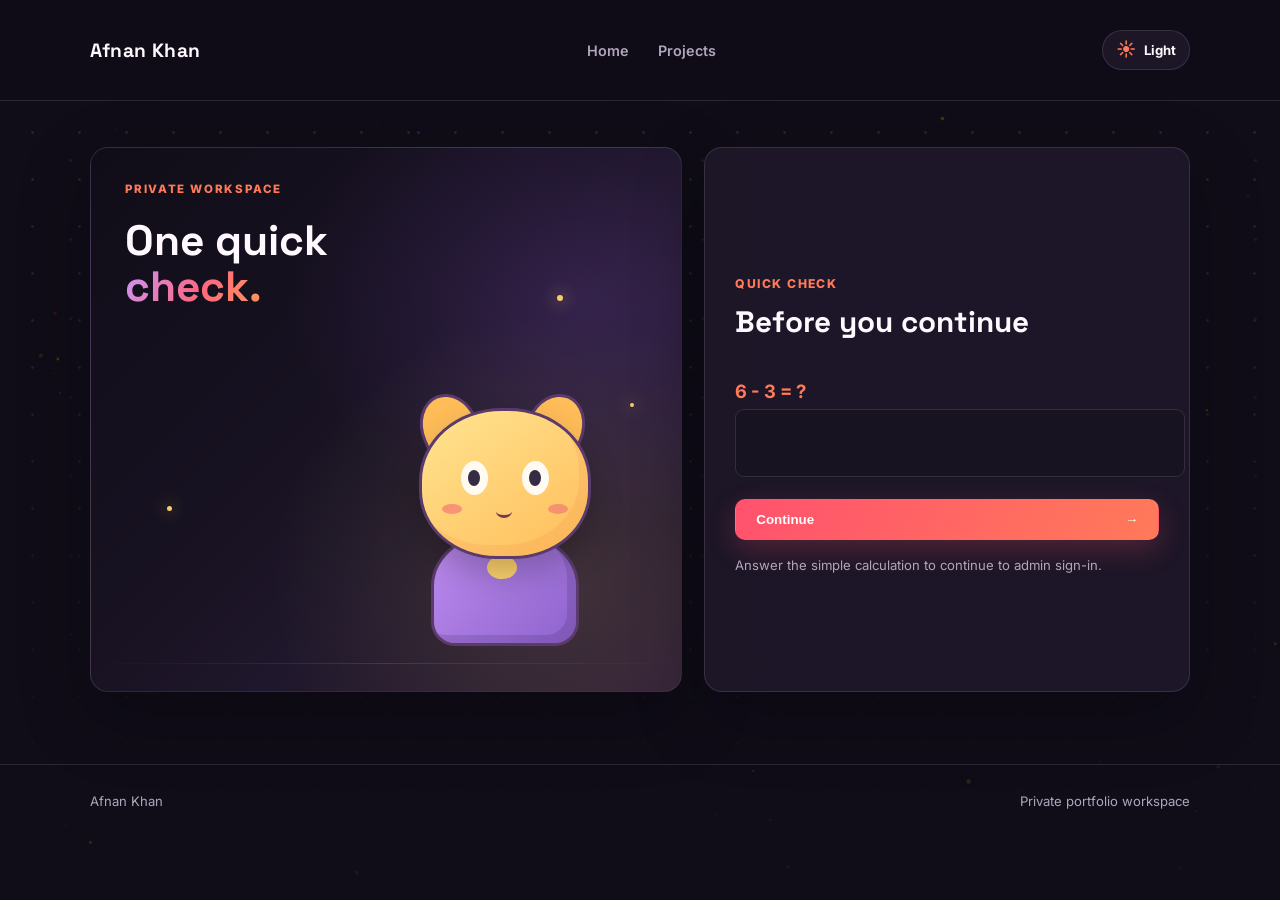
<file: admin-gate.html>
<!DOCTYPE html>
<html lang="en">
<head>
  <meta charset="UTF-8">
  <meta name="viewport" content="width=device-width, initial-scale=1.0">
  <meta name="description" content="Admin sign-in challenge">
  <title>Quick Check | Afnan Khan</title>
  <link rel="preconnect" href="https://fonts.googleapis.com">
  <link href="https://fonts.googleapis.com/css2?family=Inter:wght@300;400;600;700;800&family=Space+Grotesk:wght@400;500;600;700&display=swap" rel="stylesheet">
  <link rel="stylesheet" href="style.css">
</head>
<body class="dark-mode admin-page">
<canvas id="particles-canvas" aria-hidden="true"></canvas>
<header class="navbar admin-navbar" id="navbar">
  <a class="logo logo-link" href="index.html">Afnan Khan</a>
  <nav aria-label="Main navigation">
    <a href="index.html">Home</a>
    <a href="projects.html">Projects</a>
  </nav>
  <button id="themeToggle" class="theme-toggle" type="button" aria-label="Toggle theme"></button>
</header>
<main class="admin-main">
  <section class="admin-gate-layout">
    <div class="admin-scene" id="adminScene">
      <div class="admin-scene-kicker">PRIVATE WORKSPACE</div>
      <h1>One quick<br><span class="grad-text">check.</span></h1>
      <div class="mascot" id="mascot" aria-hidden="true">
        <div class="mascot-ear mascot-ear-left"></div>
        <div class="mascot-ear mascot-ear-right"></div>
        <div class="mascot-head">
          <div class="mascot-eye mascot-eye-left"><span></span></div>
          <div class="mascot-eye mascot-eye-right"><span></span></div>
          <div class="mascot-cheek mascot-cheek-left"></div>
          <div class="mascot-cheek mascot-cheek-right"></div>
          <div class="mascot-mouth"></div>
        </div>
        <div class="mascot-body"><span></span></div>
      </div>
      <div class="admin-scene-star admin-scene-star-one"></div>
      <div class="admin-scene-star admin-scene-star-two"></div>
      <div class="admin-scene-star admin-scene-star-three"></div>
      <div class="admin-scene-floor"></div>
    </div>
    <form id="captchaForm" class="admin-panel admin-gate-panel">
      <p class="section-label">QUICK CHECK</p>
      <h2>Before you continue</h2>
      <label id="captchaQuestion" for="captchaAnswer">Solve the calculation</label>
      <input id="captchaAnswer" name="answer" type="number" inputmode="numeric" autocomplete="off" required>
      <button class="btn btn-primary admin-submit" type="submit">Continue <span aria-hidden="true">&#8594;</span></button>
      <p id="captchaStatus" class="admin-status" role="status" aria-live="polite">Answer the simple calculation to continue to admin sign-in.</p>
    </form>
  </section>
</main>
<footer class="admin-footer"><span>Afnan Khan</span><span>Private portfolio workspace</span></footer>
<script src="theme.js"></script>
<script src="admin-gate.js?v=20260930" defer></script>
<script src="particles.js" defer></script>
</body>
</html>
</file>
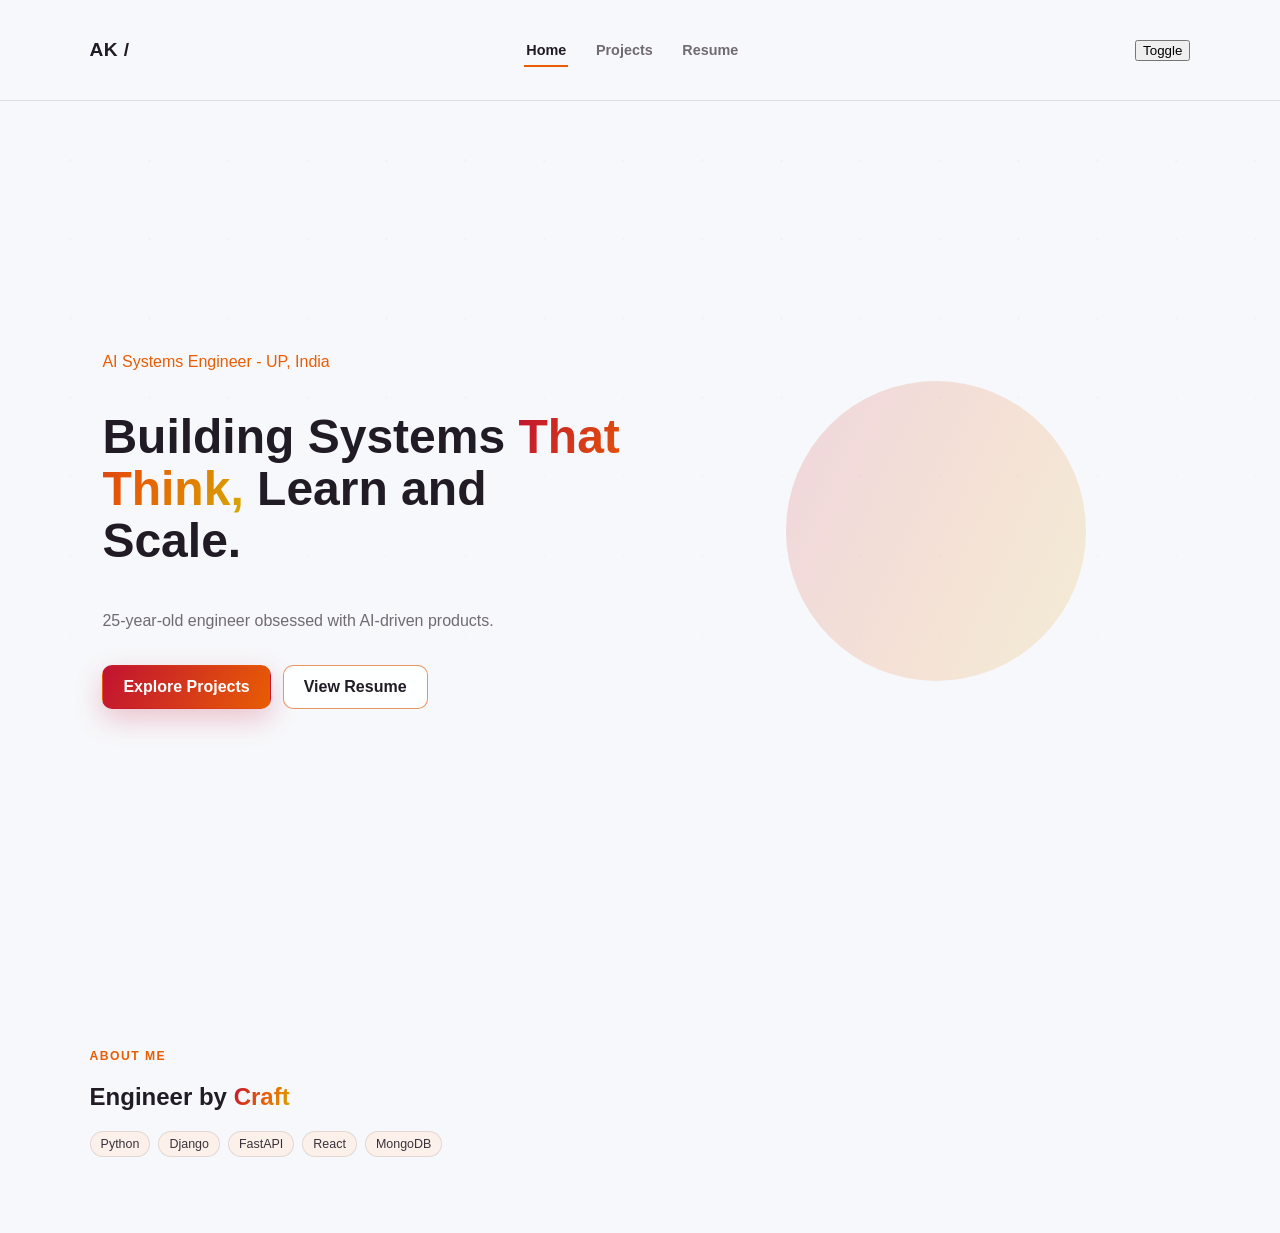
<file: test_light.html>
<!DOCTYPE html><html lang="en">
<head><meta charset="UTF-8"><meta name="viewport" content="width=device-width,initial-scale=1.0">
<link rel="stylesheet" href="style.css">
</head><body class="light-mode">
<header class="navbar" id="navbar">
  <div class="logo">AK /</div>
  <nav><a href="#" class="active">Home</a><a href="#">Projects</a><a href="#">Resume</a></nav>
  <button id="themeToggle">Toggle</button>
</header>
<section class="hero" style="min-height:80vh">
  <div class="hero-left" style="opacity:1;transform:none">
    <div class="hero-eyebrow">AI Systems Engineer - UP, India</div>
    <h1 class="hero-title">
      <span class="line" style="opacity:1;transform:none;animation:none">Building Systems</span>
      <span class="line grad-text" style="opacity:1;transform:none;animation:none">That Think,</span>
      <span class="line" style="opacity:1;transform:none;animation:none">Learn and Scale.</span>
    </h1>
    <p class="hero-sub">25-year-old engineer obsessed with AI-driven products.</p>
    <div class="hero-cta">
      <a href="#" class="btn btn-primary">Explore Projects</a>
      <a href="#" class="btn btn-outline">View Resume</a>
    </div>
  </div>
  <div class="hero-right" style="display:flex;align-items:center;justify-content:center;">
    <div style="width:300px;height:300px;background:var(--grad-hero);border-radius:50%;opacity:0.15"></div>
  </div>
</section>
<section class="section-pad">
  <p class="section-label">About Me</p>
  <h2 class="section-title">Engineer by <span class="grad-text">Craft</span></h2>
  <div class="skill-pills">
    <span class="pill">Python</span><span class="pill">Django</span><span class="pill">FastAPI</span>
    <span class="pill">React</span><span class="pill">MongoDB</span>
  </div>
</section>
</body></html>
</file>
<file: style.css>
body {
  margin: 0;
  font-family: 'Inter', sans-serif;
  background: #0b1120;
  color: #e5e7eb;
  overflow-x: hidden;
}

.navbar {
  display: flex;
  justify-content: space-between;
  padding: 20px 8%;
  align-items: center;
  backdrop-filter: blur(15px);
  background: rgba(0,0,0,0.4);
  border-bottom: 1px solid rgba(255,255,255,0.08);
}

.logo {
  font-weight: 700;
  font-size: 1.2rem;
}

.navbar nav a {
  margin: 0 15px;
  text-decoration: none;
  color: #94a3b8;
  transition: 0.3s;
}

.navbar nav a:hover {
  color: #38bdf8;
}

.hero {
  min-height: 100vh;
  display: grid;
  grid-template-columns: 1.1fr 1fr;
  align-items: center;
  padding: 100px 8%;
  gap: 60px;
}

.hero-title {
  font-size: 3rem;
  font-weight: 800;
}

.gradient-text {
  background: linear-gradient(135deg,#38bdf8,#8b5cf6);
  background-clip: text;
  -webkit-background-clip: text;
  -webkit-text-fill-color: transparent;
}

.hero-subtitle {
  margin-top: 20px;
  color: #94a3b8;
  font-size: 1.1rem;
}

.hero-cta {
  margin-top: 30px;
}

.btn {
  padding: 12px 30px;
  border-radius: 40px;
  text-decoration: none;
  font-weight: 600;
  display: inline-block;
  transition: 0.3s ease;
}

.btn.primary {
  background: linear-gradient(135deg,#38bdf8,#8b5cf6);
  color: white;
}

.btn.secondary {
  border: 1px solid #38bdf8;
  color: #38bdf8;
  margin-left: 15px;
}

.btn:hover {
  transform: translateY(-5px);
  box-shadow: 0 15px 40px rgba(56,189,248,0.4);
}

#threeCanvas {
  width: 100%;
  height: 500px;
}

.stats-section {
  display: grid;
  grid-template-columns: repeat(auto-fit,minmax(200px,1fr));
  padding: 80px 8%;
  gap: 30px;
}

.stat-card {
  background: rgba(255,255,255,0.05);
  border-radius: 24px;
  padding: 40px;
  text-align: center;
  transition: 0.4s ease;
}

.stat-card:hover {
  transform: translateY(-8px);
  background: rgba(255,255,255,0.08);
}

.stat-card h2 {
  font-size: 2.5rem;
  color: #38bdf8;
}

footer {
  text-align: center;
  padding: 40px;
  color: #94a3b8;
}

/* Reveal animation */
.reveal {
  opacity: 0;
  transform: translateY(60px);
  transition: 1s ease;
}

.reveal.active {
  opacity: 1;
  transform: translateY(0);
}

@media(max-width:768px){
  .hero{
    grid-template-columns:1fr;
  }
}

/* Shared portfolio design system */
:root {
  color-scheme: dark;
  --bg: #100d18;
  --bg-soft: #171321;
  --surface: rgba(31, 25, 43, 0.88);
  --surface-solid: #211a2d;
  --surface-raised: #2a2037;
  --heading: #fff9ff;
  --text: #e9e1ee;
  --muted: #b1a6bd;
  --line: rgba(235, 216, 255, 0.13);
  --accent: #c59aff;
  --accent-strong: #a879f3;
  --accent-warm: #ff7a59;
  --accent-yellow: #f5cf65;
  --accent-red: #ff526e;
  --grad-hero: linear-gradient(120deg, #c59aff 0%, #ff6681 55%, #ff9a54 100%);
  --bg-grad: radial-gradient(ellipse at 83% 28%, rgba(133, 76, 193, .23), transparent 42%), linear-gradient(135deg, #100d18, #1b1426 64%, #211326);
  --aurora-1: rgba(174, 97, 255, .28);
  --aurora-2: rgba(255, 78, 109, .14);
  --shadow: 0 24px 70px rgba(5, 3, 10, .32);
  --nav-h: 76px;
}

body.light-mode {
  color-scheme: light;
  --bg: #f7f8fb;
  --bg-soft: #fff;
  --surface: rgba(255, 255, 255, .88);
  --surface-solid: #fff;
  --surface-raised: #fff5ed;
  --heading: #211b25;
  --text: #39323d;
  --muted: #716a73;
  --line: rgba(61, 43, 50, .13);
  --accent: #c84b18;
  --accent-strong: #ad351c;
  --accent-warm: #e85d04;
  --accent-yellow: #d6a800;
  --accent-red: #c11232;
  --grad-hero: linear-gradient(115deg, #c11232 0%, #e85d04 54%, #d6a800 100%);
  --bg-grad: radial-gradient(ellipse at 85% 20%, rgba(255, 194, 126, .25), transparent 42%), linear-gradient(135deg, #fff 0%, #f7f8fb 55%, #fff4ed 100%);
  --aurora-1: rgba(244, 133, 58, .18);
  --aurora-2: rgba(193, 18, 50, .10);
  --shadow: 0 22px 56px rgba(50, 37, 37, .10);
}

html { scroll-behavior: smooth; scroll-padding-top: 90px; }
body {
  min-height: 100vh;
  background: var(--bg);
  color: var(--text);
  font-family: 'Inter', -apple-system, BlinkMacSystemFont, 'Segoe UI', sans-serif;
  transition: background-color .35s ease, color .35s ease;
}
body::before {
  content: '';
  position: fixed;
  inset: 0;
  z-index: 0;
  pointer-events: none;
  opacity: .14;
  background-image:
    radial-gradient(circle, rgba(255, 255, 255, .8) 1px, transparent 1.6px),
    radial-gradient(circle, rgba(196, 201, 213, .68) 1px, transparent 1.7px);
  background-size: 47px 47px, 79px 79px;
  background-position: 9px 15px, 31px 42px;
  mask-image: linear-gradient(to bottom, #000 0%, rgba(0, 0, 0, .5) 55%, transparent 100%);
}
body.light-mode::before { opacity: .18; }
body::selection { background: var(--accent); color: #fff; }
#particles-canvas { position: fixed; inset: 0; z-index: 0; pointer-events: none; opacity: .42; }
body > :not(#particles-canvas) { position: relative; z-index: 1; }

.navbar {
  position: sticky;
  top: 0;
  z-index: 100;
  min-height: var(--nav-h);
  padding: 12px 7%;
  background: color-mix(in srgb, var(--bg) 84%, transparent);
  border-bottom: 1px solid var(--line);
  transition: transform .3s ease, background .3s ease, box-shadow .3s ease;
}
.navbar.nav-scrolled { box-shadow: 0 12px 36px rgba(0, 0, 0, .12); }
.navbar.nav-hidden { transform: translateY(-110%); }
.logo, .footer-logo { color: var(--heading); letter-spacing: .02em; }
.navbar nav { display: flex; align-items: center; gap: clamp(10px, 2vw, 28px); }
.navbar nav a {
  margin: 0;
  padding: 9px 2px;
  color: var(--muted);
  font-size: .9rem;
  font-weight: 600;
  transition: color .2s ease;
}
.navbar nav a:hover, .navbar nav a.active { color: var(--heading); }
.navbar nav a.active { box-shadow: inset 0 -2px var(--accent-warm); }
.theme-toggle {
  display: inline-flex;
  align-items: center;
  justify-content: center;
  gap: 8px;
  min-height: 40px;
  padding: 0 13px;
  border: 1px solid var(--line);
  border-radius: 999px;
  background: var(--surface);
  color: var(--heading);
  font: inherit;
  font-size: .82rem;
  font-weight: 700;
  cursor: pointer;
  transition: transform .2s ease, border-color .2s ease, background .2s ease;
}
.theme-toggle:hover { transform: translateY(-2px); border-color: var(--accent-warm); }
.theme-toggle:focus-visible, a:focus-visible, button:focus-visible { outline: 3px solid var(--accent-yellow); outline-offset: 3px; }
.theme-toggle-icon { color: var(--accent-warm); font-size: 1.2rem; line-height: 1; }

.hero, .page-hero, .resume-page-hero, .section-pad, .stats-section, .resume-section, .contact-section, footer {
  position: relative;
  z-index: 1;
}
.hero { min-height: min(850px, calc(100vh - var(--nav-h))); padding-top: 70px; padding-bottom: 70px; }
.hero-title { color: var(--heading); line-height: 1.08; }
.hero-title, .page-hero h1, .resume-page-hero h1, .section-title,
.project-card h3, .exp-card h3, .resume-info-card h3, .logo {
  font-family: 'Space Grotesk', 'Inter', sans-serif;
}
.gradient-text, .grad-text {
  background: var(--grad-hero);
  background-clip: text;
  -webkit-background-clip: text;
  -webkit-text-fill-color: transparent;
  color: transparent;
}
.hero-subtitle, .hero-sub, .page-hero p { color: var(--muted); line-height: 1.75; }
.intro, .hero-eyebrow, .page-hero-badge, .section-label { color: var(--accent-warm); }
.hero-cta { display: flex; flex-wrap: wrap; gap: 12px; }
.btn {
  padding: 12px 20px;
  border: 1px solid transparent;
  border-radius: 10px;
  cursor: pointer;
}
.btn.primary, .btn-primary {
  background: linear-gradient(115deg, var(--accent-red), var(--accent-warm));
  color: #fff;
  box-shadow: 0 10px 28px color-mix(in srgb, var(--accent-red) 23%, transparent);
}
.btn.secondary, .btn-outline {
  margin-left: 0;
  border: 1px solid color-mix(in srgb, var(--accent-warm) 58%, var(--line));
  background: var(--surface);
  color: var(--heading);
}
.btn:hover { transform: translateY(-3px); box-shadow: var(--shadow); }
.stats-section { padding-top: 28px; }
.stat-card, .project-card, .resume-info-card, .exp-card, .pdf-viewer-wrap {
  border: 1px solid var(--line);
  background: var(--surface);
  box-shadow: var(--shadow);
  backdrop-filter: blur(14px);
}
.stat-card { border-radius: 14px; }
.stat-card h2 { color: var(--accent-warm); }
.stat-card p, .project-card p, .exp-card p { color: var(--muted); line-height: 1.7; }
.page-hero {
  padding: calc(var(--nav-h) + 60px) 7% 62px;
  background: var(--bg-grad);
}
.page-hero h1 { color: var(--heading); }
.section-pad, .contact-section { padding: 76px 7%; }
.section-title { color: var(--heading); }
.projects-bg { background: var(--bg-grad); }
.project-grid { display: grid; grid-template-columns: repeat(3, minmax(0, 1fr)); gap: 18px; max-width: 1220px; margin: 0 auto; }
.project-card { border-radius: 14px; padding: 26px; color: inherit; text-decoration: none; transition: transform .3s ease, border-color .3s ease; }
.project-card-link { display: inline-flex; gap: 7px; align-items: center; margin-top: 18px; color: var(--accent-warm); font-size: .86rem; font-weight: 700; }
.project-card:hover, .exp-card:hover { border-color: color-mix(in srgb, var(--accent-warm) 55%, var(--line)); }
.project-card h3, .exp-card h3, .resume-info-card h3 { color: var(--heading); }
.project-icon { font-size: 1.7rem; }
.tag-row, .skill-pills { display: flex; flex-wrap: wrap; gap: 8px; }
.tag, .pill {
  display: inline-flex;
  align-items: center;
  border: 1px solid var(--line);
  border-radius: 999px;
  padding: 5px 10px;
  background: color-mix(in srgb, var(--accent-warm) 8%, var(--surface));
  color: var(--text);
  font-size: .78rem;
}
.glow-divider { height: 1px; margin: 0 7%; background: linear-gradient(90deg, transparent, var(--accent-red), var(--accent-yellow), transparent); opacity: .55; }
.contact-section { text-align: center; background: var(--bg-grad); }
footer { display: flex; flex-wrap: wrap; justify-content: space-between; gap: 14px; padding: 28px 7%; border-top: 1px solid var(--line); color: var(--muted); }

.resume-page-hero { padding-top: calc(var(--nav-h) + 66px); background: var(--bg-grad); }
.resume-page-hero h1 { color: var(--heading) !important; }
.resume-section { padding: 64px 7%; }
.resume-wrapper { display: grid; grid-template-columns: minmax(270px, .78fr) minmax(0, 1.45fr); gap: 22px; max-width: 1280px; margin: 0 auto; align-items: start; }
.resume-info-card { border-radius: 16px; padding: 28px; }
.resume-avatar { display: grid; place-items: center; width: 64px; aspect-ratio: 1; border-radius: 18px; background: var(--grad-hero); color: #fff; font-size: 1.3rem; font-weight: 800; }
.resume-info-card .role { color: var(--accent-warm); }
.info-row { display: flex; gap: 10px; align-items: flex-start; padding: 9px 0; color: var(--muted); border-bottom: 1px solid var(--line); font-size: .9rem; }
.info-row .icon { width: 22px; flex: 0 0 22px; }
.section-label { font-size: .76rem; font-weight: 800; letter-spacing: .12em; text-transform: uppercase; }
.sb-label { display: flex; justify-content: space-between; gap: 12px; margin: 16px 0 7px; color: var(--text); font-size: .85rem; }
.sb-label span:last-child { color: var(--accent-warm); font-variant-numeric: tabular-nums; }
.sb-track { height: 7px; overflow: hidden; border-radius: 99px; background: var(--surface-raised); }
.sb-fill { display: block; width: 0; height: 100%; border-radius: inherit; background: var(--grad-hero); transition: width 1.1s cubic-bezier(.2,.8,.2,1); }
.resume-actions { display: grid; gap: 10px; margin-top: 24px; }
.resume-actions .btn { text-align: center; }
.pdf-viewer-wrap { overflow: hidden; border-radius: 16px; }
.pdf-header { display: flex; align-items: center; gap: 14px; padding: 12px 16px; border-bottom: 1px solid var(--line); background: var(--surface-solid); }
.pdf-dots { display: flex; gap: 5px; }
.pdf-dot { width: 9px; aspect-ratio: 1; border-radius: 50%; background: var(--accent-red); }
.pdf-dot:nth-child(2) { background: var(--accent-yellow); }
.pdf-dot:nth-child(3) { background: #57bd86; }
.file-name { flex: 1; overflow: hidden; color: var(--muted); font-size: .84rem; text-overflow: ellipsis; white-space: nowrap; }
.pdf-object-wrap { background: var(--surface-solid); }
.pdf-object-wrap iframe { background: #fff; }
.pdf-fallback .btn { padding: 9px 13px; font-size: .82rem; }
.exp-list { display: grid; gap: 14px; margin: 26px auto 0; }
.exp-card { display: grid; grid-template-columns: 52px 1fr; gap: 18px; border-radius: 14px; padding: 22px; }
.exp-icon { display: grid; place-items: center; width: 48px; aspect-ratio: 1; border-radius: 12px; background: var(--surface-raised); }
.exp-date { margin: 0 0 8px; color: var(--accent-warm) !important; font-size: .82rem; font-weight: 700; }
.reveal, .reveal-left, .reveal-right { will-change: opacity, transform; }
.reveal-left, .reveal-right {
  opacity: 0;
  transition: opacity .8s cubic-bezier(.2, .75, .2, 1), transform .8s cubic-bezier(.2, .75, .2, 1);
}
.reveal-left { transform: translateX(-26px); }
.reveal-right { transform: translateX(26px); }
.reveal-left.active, .reveal-right.active { opacity: 1; transform: translateX(0); }

@media (max-width: 960px) {
  .project-grid { grid-template-columns: repeat(2, minmax(0, 1fr)); }
  .resume-wrapper { grid-template-columns: 1fr; }
  .resume-info-card { display: grid; grid-template-columns: 1fr; }
}
@media (max-width: 640px) {
  :root { --nav-h: 66px; }
  .navbar { padding: 10px 5%; gap: 10px; }
  .navbar nav { gap: 12px; }
  .navbar nav a { font-size: .78rem; }
  .logo { font-size: 1rem; }
  .theme-toggle { min-height: 36px; padding: 0 10px; }
  .theme-toggle-label { display: none; }
  .hero { padding: 54px 6%; gap: 24px; }
  .hero-title { font-size: clamp(2.2rem, 10vw, 3rem); }
  .hero-right { min-height: 280px; }
  #threeCanvas { height: 320px; }
  .reveal-left { transform: translateX(-10px); }
  .reveal-right { transform: translateX(10px); }
  .stats-section, .section-pad, .resume-section, .contact-section { padding: 48px 6%; }
  .project-grid { grid-template-columns: 1fr; }
  .page-hero, .resume-page-hero { padding-right: 6%; padding-left: 6%; }
  .resume-info-card { padding: 22px; }
  .pdf-header { gap: 9px; padding: 10px; }
  .pdf-header .btn { padding: 6px 9px !important; font-size: .72rem !important; }
  footer { padding: 24px 6%; flex-direction: column; }
}
@media (prefers-reduced-motion: reduce) {
  *, *::before, *::after { scroll-behavior: auto !important; animation-duration: .01ms !important; animation-iteration-count: 1 !important; transition-duration: .01ms !important; }
}

/* Admin workspace */
[hidden] { display: none !important; }
.admin-navbar { position: sticky; }
.admin-nav-actions { display: flex; align-items: center; gap: 10px; }
.admin-signout { padding: 9px 13px; font-size: .82rem; }
.admin-main { width: min(1180px, 86%); margin: 46px auto 72px; }
.admin-login-view { display: grid; grid-template-columns: 1fr .82fr; gap: 22px; align-items: stretch; }
.admin-gate-layout { display: grid; grid-template-columns: 1fr .82fr; gap: 22px; align-items: stretch; }
.logo-link { color: var(--heading); text-decoration: none; }
.admin-scene, .admin-panel { border: 1px solid var(--line); border-radius: 18px; box-shadow: var(--shadow); }
.admin-scene {
  position: relative;
  min-height: 475px;
  overflow: hidden;
  padding: 34px;
  isolation: isolate;
  background: radial-gradient(ellipse at 78% 79%, rgba(245, 207, 101, .13), transparent 43%), var(--bg-grad);
}
.admin-scene::before { content: ''; position: absolute; inset: 0; z-index: -1; background: linear-gradient(135deg, transparent 45%, rgba(197, 154, 255, .08)); }
.admin-scene-kicker { color: var(--accent-warm); font-size: .72rem; font-weight: 800; letter-spacing: .14em; }
.admin-scene h1 { position: relative; z-index: 2; margin: 22px 0 0; color: var(--heading); font: 700 2.65rem/1.08 'Space Grotesk', sans-serif; }
.mascot { position: absolute; right: 13%; bottom: 45px; z-index: 2; width: 205px; height: 255px; transform: rotate(var(--tilt, 0deg)); animation: mascotFloat 4.2s ease-in-out infinite; transition: transform .22s ease-out; }
.mascot-head { position: absolute; top: 17px; left: 19px; z-index: 2; width: 166px; height: 145px; border: 3px solid #5b3b6b; border-radius: 48% 48% 45% 45%; background: linear-gradient(145deg, #ffe491, #ffbd59); box-shadow: inset -9px -11px 0 rgba(233, 121, 68, .14), 0 15px 32px rgba(8, 5, 13, .23); }
.mascot-ear { position: absolute; top: 2px; z-index: 1; width: 52px; height: 66px; border: 3px solid #5b3b6b; border-radius: 60% 60% 35% 35%; background: #ffbd59; }
.mascot-ear-left { left: 21px; transform: rotate(-23deg); }
.mascot-ear-right { right: 21px; transform: rotate(23deg); }
.mascot-eye { position: absolute; top: 50px; display: grid; place-items: center; width: 27px; height: 34px; border-radius: 50%; background: #fffaf2; }
.mascot-eye-left { left: 39px; }
.mascot-eye-right { right: 39px; }
.mascot-eye span { width: 12px; height: 16px; border-radius: 50%; background: #352b44; transform: translate(var(--look-x, 0), var(--look-y, 0)); transition: transform .12s ease-out; }
.mascot-cheek { position: absolute; top: 93px; width: 20px; height: 10px; border-radius: 50%; background: #f27d74; opacity: .72; }
.mascot-cheek-left { left: 20px; }
.mascot-cheek-right { right: 20px; }
.mascot-mouth { position: absolute; top: 94px; left: 74px; width: 16px; height: 10px; border-bottom: 3px solid #713b57; border-radius: 0 0 50% 50%; }
.mascot-body { position: absolute; bottom: 0; left: 31px; width: 142px; height: 110px; border: 3px solid #5b3b6b; border-radius: 48% 48% 24px 24px; background: linear-gradient(130deg, #bd8bef, #8d63cc); box-shadow: inset -9px -8px 0 rgba(59, 35, 89, .18); }
.mascot-body span { position: absolute; top: 23px; left: 53px; width: 30px; height: 23px; border-radius: 50%; background: #ffd56d; }
.admin-scene-floor { position: absolute; right: 0; bottom: 27px; left: 0; height: 1px; background: linear-gradient(90deg, transparent, var(--line), transparent); }
.admin-scene-star { position: absolute; width: 6px; height: 6px; border-radius: 50%; background: var(--accent-yellow); box-shadow: 0 0 16px var(--accent-yellow); }
.admin-scene-star-one { top: 27%; right: 20%; }
.admin-scene-star-two { top: 47%; right: 8%; width: 4px; height: 4px; }
.admin-scene-star-three { top: 66%; left: 13%; width: 5px; height: 5px; }
@keyframes mascotFloat { 0%, 100% { translate: 0 0; } 50% { translate: 0 -9px; } }
.admin-panel { padding: 30px; background: var(--surface); backdrop-filter: blur(15px); }
.admin-login-form { display: flex; flex-direction: column; justify-content: center; }
.admin-login-form h2 { margin: 0 0 25px; color: var(--heading); font: 700 2rem 'Space Grotesk', sans-serif; }
.admin-gate-panel { display: flex; flex-direction: column; justify-content: center; }
.admin-gate-panel h2 { margin: 0 0 25px; color: var(--heading); font: 700 1.85rem 'Space Grotesk', sans-serif; }
.admin-gate-panel #captchaQuestion { margin-bottom: 7px; color: var(--accent-warm); font-size: 1.15rem; }
.admin-panel label { display: block; margin: 14px 0 7px; color: var(--text); font-size: .85rem; font-weight: 700; }
.admin-panel input { width: 100%; min-height: 46px; padding: 10px 12px; border: 1px solid var(--line); border-radius: 9px; background: var(--bg-soft); color: var(--heading); font: inherit; }
.admin-panel input:focus { border-color: var(--accent-warm); outline: 2px solid color-mix(in srgb, var(--accent-warm) 22%, transparent); }
.admin-submit { display: flex; justify-content: space-between; align-items: center; width: 100%; margin-top: 22px; }
.admin-submit:disabled, .admin-form-footer button:disabled { cursor: wait; opacity: .65; }
.admin-status { min-height: 1.4em; margin: 16px 0 0; color: var(--muted); font-size: .82rem; line-height: 1.5; }
.admin-status.is-error { color: var(--accent-red); }
.admin-dashboard { display: block; }
.admin-dashboard-heading { display: flex; align-items: end; justify-content: space-between; gap: 16px; margin: 0 0 22px; }
.admin-dashboard-heading h1 { margin: 0; color: var(--heading); font: 700 2.25rem 'Space Grotesk', sans-serif; }
.admin-secure-indicator { display: inline-flex; align-items: center; gap: 8px; color: var(--muted); font-size: .8rem; }
.admin-secure-indicator span { width: 8px; height: 8px; border-radius: 50%; background: #57bd86; box-shadow: 0 0 12px rgba(87, 189, 134, .45); }
.admin-form-intro { margin: 0; color: var(--muted); line-height: 1.65; }
.admin-fields-grid { display: grid; grid-template-columns: repeat(2, minmax(0, 1fr)); gap: 8px 20px; margin-top: 16px; }
.admin-field { min-width: 0; }
.admin-form-footer { display: flex; align-items: center; justify-content: space-between; gap: 16px; margin-top: 22px; padding-top: 18px; border-top: 1px solid var(--line); }
.admin-form-footer .admin-status { margin: 0; }
.admin-footer { font-size: .82rem; }
.project-card[role="link"] { cursor: pointer; }
.project-card[role="link"]:focus-visible { outline: 3px solid var(--accent-yellow); outline-offset: 4px; }
@media (max-width: 800px) {
  .admin-login-view { grid-template-columns: 1fr; }
  .admin-gate-layout { grid-template-columns: 1fr; }
  .admin-scene { min-height: 380px; }
  .admin-panel { padding: 24px; }
  .admin-main { width: 90%; margin-top: 30px; }
}
@media (max-width: 640px) {
  .admin-navbar { flex-wrap: wrap; }
  .admin-navbar nav { order: 3; width: 100%; justify-content: center; }
  .admin-nav-actions { margin-left: auto; }
  .admin-main { width: 92%; margin-bottom: 42px; }
  .admin-scene { min-height: 355px; padding: 25px; }
  .admin-scene h1 { font-size: 2.2rem; }
  .mascot { right: 8%; bottom: 26px; transform: scale(.82) rotate(var(--tilt, 0deg)); transform-origin: bottom right; }
  .admin-fields-grid { grid-template-columns: 1fr; }
  .admin-dashboard-heading, .admin-form-footer { align-items: flex-start; flex-direction: column; }
  .admin-dashboard-heading h1 { font-size: 1.8rem; }
  .admin-form-footer .btn { width: 100%; }
}

.admin-content-tabs { display: flex; align-items: center; gap: 8px; margin: 0 0 16px; border-bottom: 1px solid var(--line); }
.admin-content-tab { min-height: 42px; padding: 0 16px; border: 0; border-bottom: 2px solid transparent; background: transparent; color: var(--muted); font: inherit; font-weight: 700; cursor: pointer; }
.admin-content-tab:hover, .admin-content-tab.is-active { color: var(--heading); }
.admin-content-tab.is-active { border-bottom-color: var(--accent-warm); }
.admin-preview-link { display: inline-flex; align-items: center; gap: 6px; margin-left: auto; color: var(--accent-warm); font-size: .84rem; font-weight: 700; text-decoration: none; }
.admin-preview-link:hover { color: var(--accent-yellow); }
.admin-dashboard .admin-panel { margin-top: 0; }
.admin-panel-heading { display: flex; align-items: center; justify-content: space-between; gap: 14px; margin-bottom: 12px; }
.admin-panel-heading .section-label { margin: 0 0 6px; }
.admin-panel-heading h2 { margin: 0; color: var(--heading); font: 700 1.35rem 'Space Grotesk', sans-serif; }
.admin-item-count { color: var(--muted); font-size: .82rem; }
.admin-project-list { margin-top: 18px; border-top: 1px solid var(--line); }
.admin-project-editor { border-bottom: 1px solid var(--line); }
.admin-project-editor summary { display: flex; align-items: center; gap: 12px; min-height: 54px; color: var(--heading); font-weight: 700; cursor: pointer; list-style: none; }
.admin-project-editor summary::-webkit-details-marker { display: none; }
.admin-project-editor summary::after { content: '+'; margin-left: auto; color: var(--accent-warm); font-size: 1.25rem; }
.admin-project-editor[open] summary::after { content: '−'; }
.admin-project-number { color: var(--accent-warm); font-size: .75rem; font-variant-numeric: tabular-nums; }
.admin-project-editor > .admin-fields-grid { padding: 0 0 20px 28px; }
.admin-field-wide { grid-column: 1 / -1; }
.admin-field textarea { display: block; width: 100%; min-height: 88px; padding: 11px 12px; resize: vertical; border: 1px solid var(--line); border-radius: 9px; background: var(--bg-soft); color: var(--heading); font: inherit; line-height: 1.55; }
.admin-field textarea:focus { border-color: var(--accent-warm); outline: 2px solid color-mix(in srgb, var(--accent-warm) 22%, transparent); }
.admin-resume-fields { display: grid; gap: 14px; margin-top: 18px; }
.admin-fieldset { min-width: 0; margin: 0; padding: 18px; border: 1px solid var(--line); border-radius: 12px; }
.admin-fieldset legend { padding: 0 7px; color: var(--accent-warm); font-size: .88rem; font-weight: 800; }
.admin-fieldset .admin-fields-grid { margin-top: 0; }
.admin-skill-fields { align-items: end; }
.admin-resume-form .admin-form-footer { margin-top: 18px; }
@media (max-width: 640px) {
  .admin-content-tabs { gap: 2px; }
  .admin-content-tab { padding: 0 12px; }
  .admin-preview-link { font-size: .76rem; }
  .admin-panel-heading { align-items: flex-start; flex-direction: column; }
  .admin-project-editor > .admin-fields-grid { padding-left: 0; }
  .admin-fieldset { padding: 14px; }
}

.resume-timeline-link { display: flex; justify-content: center; align-items: center; gap: 8px; margin-top: 14px; padding: 12px 14px; border: 1px solid var(--line); border-radius: 10px; color: var(--accent-warm); font-size: .86rem; font-weight: 700; text-align: center; text-decoration: none; transition: border-color .2s ease, background .2s ease, transform .2s ease; }
.resume-timeline-link:hover { transform: translateY(-2px); border-color: var(--accent-warm); background: color-mix(in srgb, var(--accent-warm) 7%, var(--surface)); }
.experience-page-hero { background: var(--bg-grad); }
.experience-flow-section { width: min(1120px, 86%); margin: 0 auto; padding: 58px 0 90px; }
.experience-flow-heading { display: flex; align-items: end; justify-content: space-between; gap: 18px; margin-bottom: 24px; }
.experience-flow-heading .section-label { margin: 0 0 10px; }
.experience-flow-heading .section-title { max-width: 660px; margin: 0; }
.timeline-count { margin: 0 0 4px; color: var(--muted); font-size: .86rem; font-variant-numeric: tabular-nums; }
.timeline-filters { display: flex; flex-wrap: wrap; gap: 8px; margin: 24px 0 34px; }
.timeline-filter { min-height: 38px; padding: 0 14px; border: 1px solid var(--line); border-radius: 999px; background: var(--surface); color: var(--muted); font: inherit; font-size: .83rem; font-weight: 700; cursor: pointer; transition: border-color .2s ease, color .2s ease, background .2s ease; }
.timeline-filter:hover, .timeline-filter.is-active { border-color: var(--accent-warm); color: var(--heading); }
.timeline-filter.is-active { background: color-mix(in srgb, var(--accent-warm) 14%, var(--surface)); }
.career-waterfall { position: relative; display: grid; grid-template-columns: minmax(0, 1fr) 58px minmax(0, 1fr); grid-auto-rows: minmax(170px, auto); row-gap: 22px; }
.career-waterfall::before { content: ''; position: absolute; top: 18px; bottom: 18px; left: 50%; width: 1px; background: linear-gradient(to bottom, var(--accent-warm), var(--accent), var(--accent-red), transparent); opacity: .7; }
.career-step { position: relative; min-width: 0; padding: 23px 24px; border: 1px solid var(--line); border-radius: 14px; background: var(--surface); box-shadow: var(--shadow); backdrop-filter: blur(14px); transition: border-color .2s ease, transform .25s ease; }
.career-step:hover { transform: translateY(-4px); border-color: color-mix(in srgb, var(--accent-warm) 50%, var(--line)); }
.career-step:nth-child(odd) { grid-column: 1; margin-right: 18px; }
.career-step:nth-child(even) { grid-column: 3; margin-left: 18px; }
.career-step:nth-child(1) { grid-row: 1; }
.career-step:nth-child(2) { grid-row: 2; }
.career-step:nth-child(3) { grid-row: 3; }
.career-step:nth-child(4) { grid-row: 4; }
.career-step:nth-child(5) { grid-row: 5; }
.career-step::after { content: ''; position: absolute; top: 28px; width: 12px; height: 12px; border: 3px solid var(--bg); border-radius: 50%; background: var(--accent-warm); box-shadow: 0 0 0 2px var(--accent-warm), 0 0 18px color-mix(in srgb, var(--accent-warm) 50%, transparent); }
.career-step:nth-child(odd)::after { right: -26px; }
.career-step:nth-child(even)::after { left: -26px; }
.career-step-index { position: absolute; top: 21px; right: 22px; color: color-mix(in srgb, var(--accent) 60%, var(--muted)); font-size: .74rem; font-weight: 800; font-variant-numeric: tabular-nums; }
.career-step-date { margin: 0 40px 9px 0; color: var(--accent-warm); font-size: .83rem; font-weight: 800; }
.career-step-type { display: inline-block; margin-bottom: 8px; color: var(--muted); font-size: .65rem; font-weight: 800; letter-spacing: .09em; }
.career-step h3 { margin: 0 30px 10px 0; color: var(--heading); font: 700 1.18rem/1.35 'Space Grotesk', sans-serif; }
.career-step > p:not(.career-step-date) { margin: 0; color: var(--muted); font-size: .9rem; line-height: 1.7; }
.career-step-tags { display: flex; flex-wrap: wrap; gap: 7px; margin-top: 16px; }
.career-step-tags span { padding: 5px 9px; border: 1px solid var(--line); border-radius: 999px; background: color-mix(in srgb, var(--accent) 8%, var(--surface)); color: var(--text); font-size: .72rem; }
.career-step[hidden] { display: none !important; }
.experience-page footer a { color: var(--accent-warm); text-decoration: none; }
@media (max-width: 760px) {
  .experience-flow-section { width: 90%; padding: 44px 0 62px; }
  .experience-flow-heading { align-items: flex-start; flex-direction: column; }
  .career-waterfall { grid-template-columns: 30px minmax(0, 1fr); grid-auto-rows: auto; row-gap: 16px; }
  .career-waterfall::before { left: 14px; }
  .career-step:nth-child(n) { grid-column: 2; grid-row: auto; margin: 0; }
  .career-step:nth-child(n)::after { right: auto; left: -24px; }
  .career-step { padding: 19px; }
}
@media (max-width: 480px) {
  .timeline-filters { gap: 6px; margin-bottom: 25px; }
  .timeline-filter { min-height: 35px; padding: 0 11px; font-size: .78rem; }
  .career-step h3 { font-size: 1.05rem; }
}
</file>
